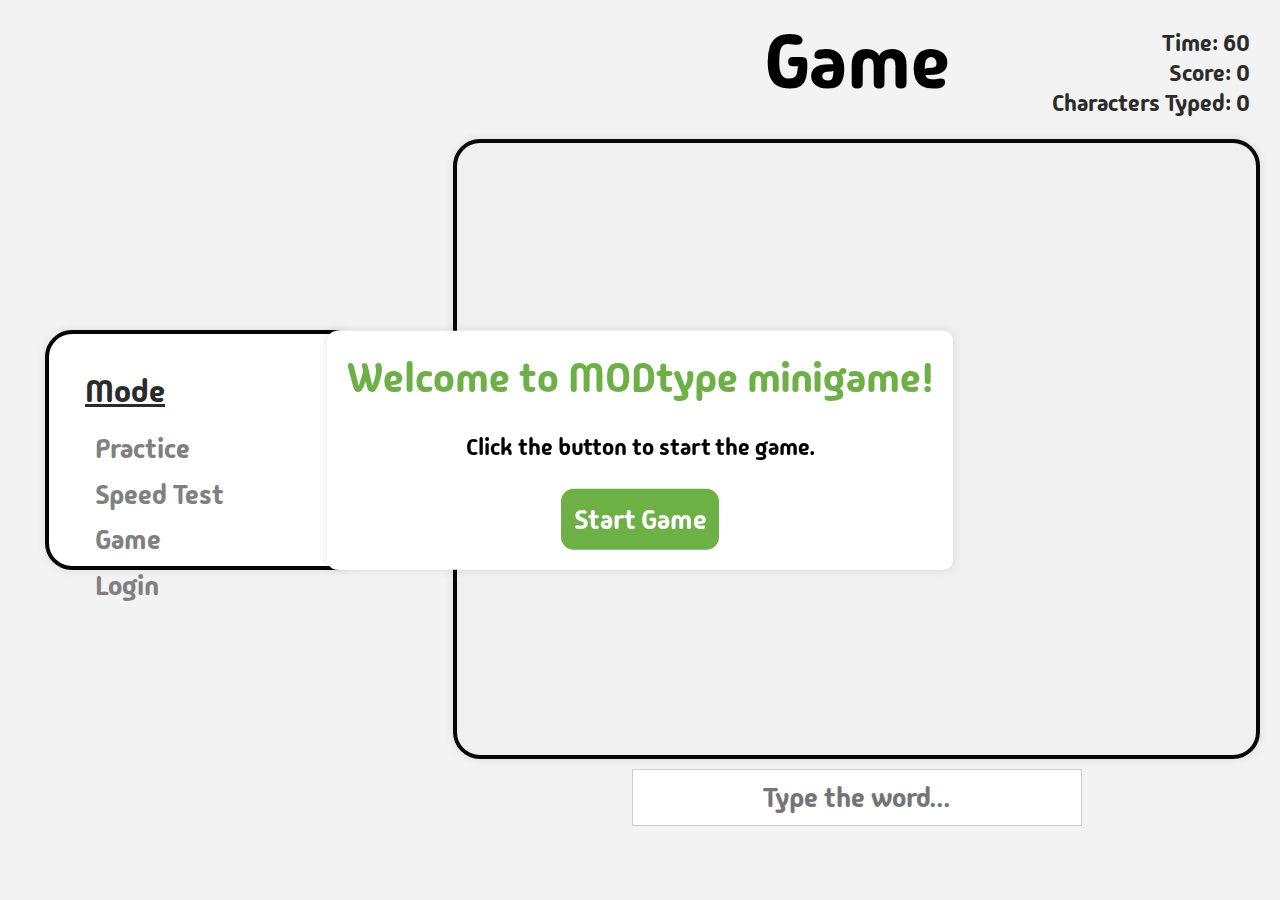
<file: minigame2.html>
<!DOCTYPE html>
<html lang="en">
<head>
    <meta charset="UTF-8">
    <meta name="viewport" content="width=device-width, initial-scale=1.0">
    <title>MODtype minigame</title>
    <link rel="stylesheet" href="stylegame2.css">
</head>
<body>
     <!--scoreboard section design------------------>
     <div class="scoreboard">
        <h3 class="underline">Mode</h3>
        <div class="mode">
          <div class="mode-item">
            <a href="play2.html">Practice</a>
        </div>
        <div class="mode-item">
            <a href="speed2.html">Speed Test</a>
        </div>
        <div class="mode-item">
            <a href="minigame2.html">Game</a>
        </div>
        <div class="mode-item">
          <a href="index.html">Login</a>
      </div>
        </div>
    </div>
      <!--END scoreboard section design-------------------->
 
    <div class="minigame">
        <div id="game-container">
            <!-- ชื่อ MODE -->
            <h1>Game</h1>
            <div class="count-box">        
                <div class="small-box">
                    <div id="timer">Time: 60</div>
                    <div id="score">Score: 0</div>
                    <div id="character-count">Characters Typed: 0</div>
                </div>
            </div>
            <div class="container">
                <!-- Added falling-words-container -->
                <div class="word-box">
                    <div id="falling-words-container"></div>
                </div>
                 <!-- Input box -->
                 <input type="text" id="input" placeholder="Type the word..." autofocus />
            </div>
        </div>
    
        <!-- Modal for Start -->
        <div id="start-modal" class="modal">
            <div class="modal-content">
                <h2>Welcome to MODtype minigame!</h2>
                <p>Click the button to start the game.</p>
                <button id="start-btn">Start Game</button>
            </div>
        </div>
        <!-- Modal for End -->
        <div id="end-modal" class="modal">
            <div class="modal-content">
                <h2>GAME OVER!</h2>
                <p id="end-message">Your score is 0.</p>
                <p id="total-characters">Total characters typed: 0</p> <!-- New paragraph for characters -->
                <p id="wpm">WPM: 0</p> <!-- New paragraph for WPM -->
                <button id="restart-btn">Close</button>
            </div>
        </div>
    
    </div>
    <script src="scriptgame2.js"></script>
    <script>
        // Function to show the start modal
        function showStartModal() {
            const startModal = document.getElementById('start-modal');
            const endModal = document.getElementById('end-modal');
            startModal.style.display = 'flex';
            endModal.style.display = 'none';
            centerModal(startModal);
        }
        // Function to show the end modal
        function showEndModal() {
            const startModal = document.getElementById('start-modal');
            const endModal = document.getElementById('end-modal');
            startModal.style.display = 'none';
            endModal.style.display = 'flex';
            centerModal(endModal);
        }
        // Function to center the modal
        function centerModal(modal) {
            modal.style.justifyContent = 'center';
            modal.style.alignItems = 'center';
        }
        // Function to start the game
        function startGame() {
            document.getElementById('start-modal').style.display = 'none';
            // Add your game start logic here
        }
        // Function to restart the game
        function restartGame() {
            document.getElementById('end-modal').style.display = 'none';
            showStartModal();
            // Add your game restart logic here
        }
        // Example usage: Show the start modal when the page loads
        window.onload = function() {
            showStartModal();
        };
    </script>
</body>
</html>
</file>
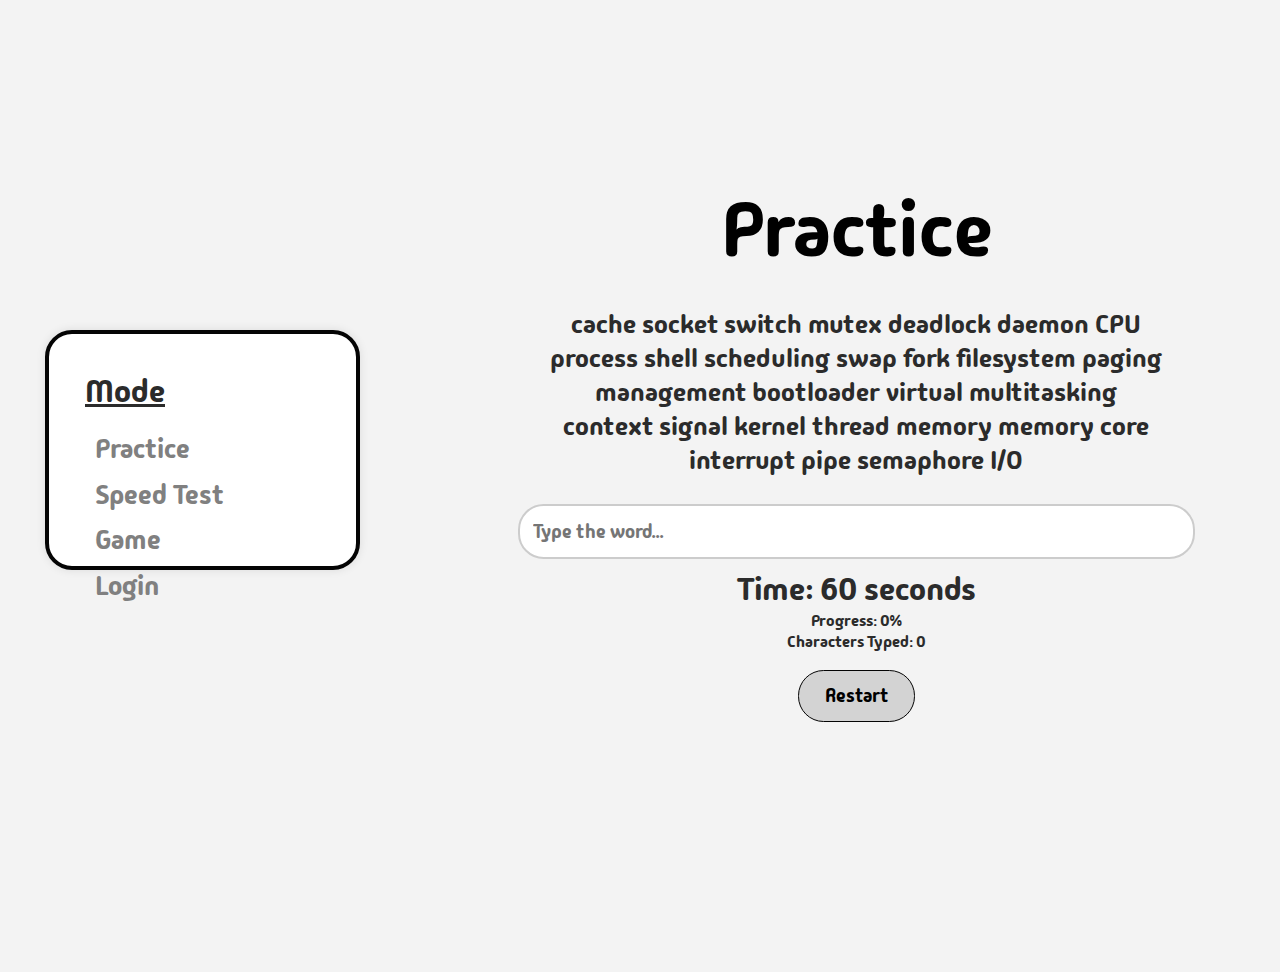
<file: play2.html>
<!DOCTYPE html>
<html lang="th">
<head>
    <meta charset="UTF-8">
    <meta name="viewport" content="width=device-width, initial-scale=1.0">
    <title>MODtype</title>
    <link rel="stylesheet" href="styleplay2.css">
    <link href="https://fonts.googleapis.com/css2?family=Roboto:wght@400;700&display=swap" rel="stylesheet">
    <style>
        body {
            font-family: 'Arial', sans-serif;
        }
    </style>
</head>
<body>
    
     <!--scoreboard section design------------------>
     <div class="scoreboard">
   
        <h3 class="underline">Mode</h3>
        <div class="mode">
          <div class="mode-item">
            <a href="play2.html">Practice</a>
        </div>
        <div class="mode-item">
            <a href="speed2.html">Speed Test</a>
        </div>
        <div class="mode-item">
            <a href="minigame2.html">Game</a>
        </div>
        <div class="mode-item">
          <a href="index.html">Login</a>
      </div>
        </div>
    </div>
      <!--END scoreboard section design-------------------->
    
    <div id="app">
        <!--<h1>MODtype</h1> -->
        <h1>Practice</h1> 
        <!-- เลือกเวลานับถอยหลัง -->
 
        
        <p id="text-to-type"></p>
        <input type="text" id="input-box" placeholder="Type the word..." autocomplete="off">
        <div id="timer">Time: 60 seconds</div> <!-- เวลาถอยหลังเริ่มต้นที่ 30 วินาที -->
        <div id="accuracy">Progress: 0%</div>
        <div id="character-count">Characters Typed: 0</div>
        <div id="status"></div> <!-- แสดงสถานะเมื่อพิมพ์เสร็จ -->
        <button onclick="startNewTest()">Restart</button>
        
        
    </div>
   
    <div id="popup" class="popup">
        <div class="popup-content">
            <h2 id="popup-status"></h2>
            <p id="popup-accuracy"></p>
            <p id="popup-time"></p>
            <p id="popup-typed"></p>
            <p id="popup-characters"></p>
            <p id="popup-wpm"></p>
            <button onclick="closePopup()">close</button>
        </div>
    </div>
    <script src="script2.js"></script>
</body>
</html>
</file>
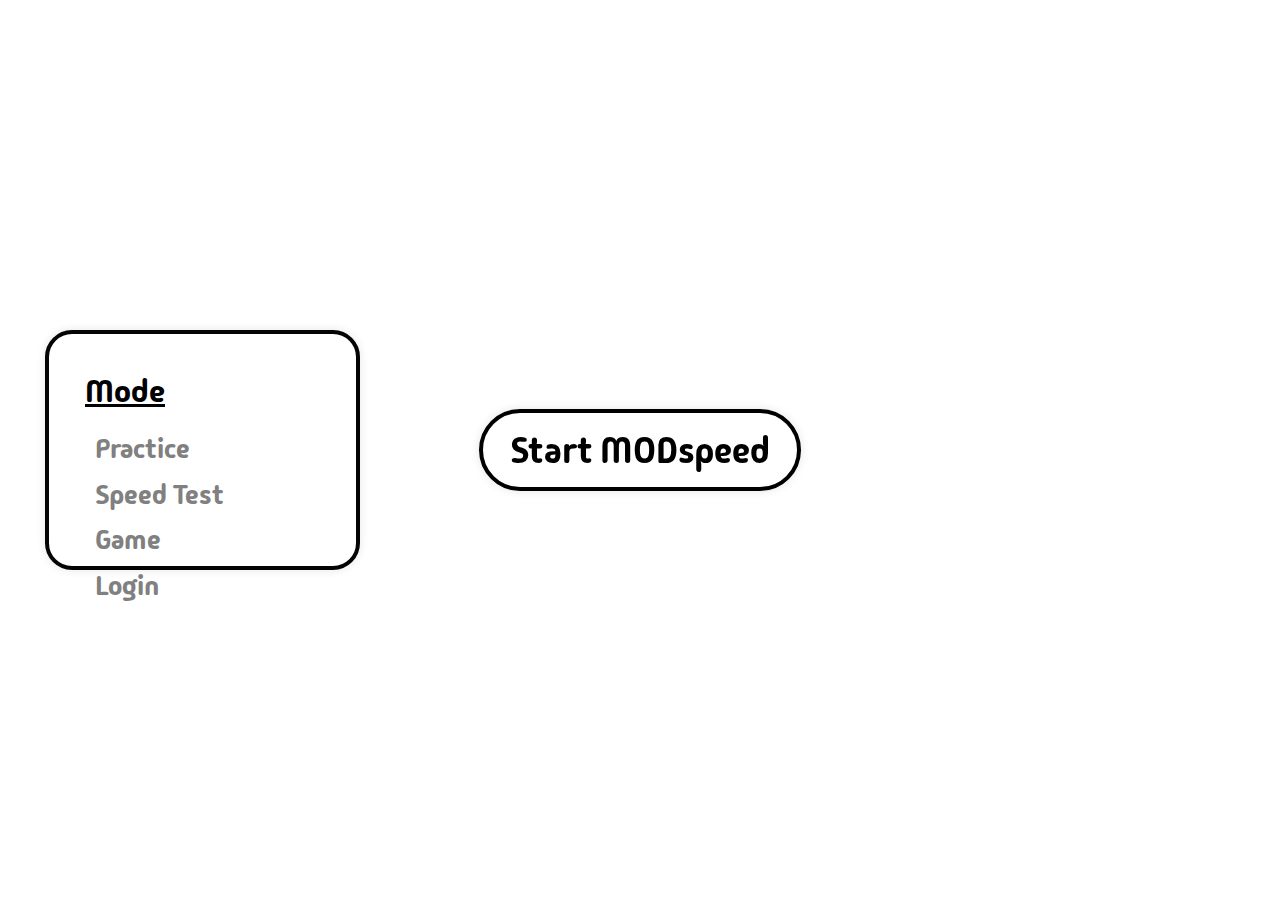
<file: speed2.html>
<!DOCTYPE html>
<html lang="en">
<head>
  <meta charset="UTF-8">
  <meta name="viewport" content="width=device-width, initial-scale=1.0">
  <title>Speed Test Game</title>
  <link rel="stylesheet" href="stylespeed2.css">
</head>
<body>
     <!--scoreboard section design------------------>
     <div class="scoreboard">
 
      <h3 class="underline">Mode</h3>
      <div class="mode">
        <div class="mode-item">
          <a href="play2.html">Practice</a>
      </div>
      <div class="mode-item">
          <a href="speed2.html">Speed Test</a>
      </div>
      <div class="mode-item">
          <a href="minigame2.html">Game</a>
      </div>
      <div class="mode-item">
        <a href="index.html">Login</a>
    </div>
      </div>
  </div>
    <!--END scoreboard section design-------------------->
  <div id="game">
    <!-- เก่า -->
    <!-- <button id="start-btn">Start MODspeed</button> -->
    <!-- Modal for Start -->
    <div id="start-modal" class="modal">
      <button id="start-btn" class="modal-content">
        <p class="one">Start MODspeed</p>
      </button>
    </div>
    <div id="score-time" class="hidden">
      <div class="small-box">
        <div id="time">Time: 60</div>
        <div id="score">Score: 0</div>
        <div id="character-count">Characters Typed: 0</div>
      </div>
    </div>
    <div class="container">
      <!-- ชื่อ MODE -->
      <h1 id="mode" class="hidden">MODspeed</h1>
      <div id="word-container" class="hidden">
        <span id="word"></span>
      </div>
  
      <input type="text" id="input" class="hidden" placeholder="Type the word" autocomplete="off">
    </div>
  </div>
  <div id="popup" class="hidden">
    <div class="modal-content">
      <h2>GAME OVER!</h2>
      <p>Your <span id="final-score"></span></p>
      <p><span id="final-characters"></span></p> <!-- Display Total Characters Typed -->
      <p><span id="final-wpm"></span></p> <!-- Added WPM display -->
      <button id="restart-btn">Restart</button>
    </div>
  </div>
  <script src="scriptspeed2.js"></script>
</body>
</html>
</file>
<file: stylegame2.css>
@import url('https://fonts.googleapis.com/css2?family=Madimi+One&display=swap');
* {
    margin: 0;
    padding: 0;
    box-sizing: border-box;
    text-decoration: none;
    border: none;
    outline: none;
    scroll-behavior: smooth;
    font-family: "Madimi One", sans-serif;
    font-weight: 400;
    font-style: normal;
}
html {
    font-size: 62.5%;
    overflow: hidden;
}
body {
    background-color: #f3f3f3;
    color: #2b2b2b; /* text color */
    display: flex; /* Use flexbox layout */
    justify-content: space-between; /* Center horizontally */
    align-items: center; /* Center vertically */
    text-align: center;
    gap: 1vh;
}
body {
    margin: 0;
    padding: 0;
    height: 100vh; /* เพื่อให้มีความสูงที่พอจะเลื่อน */
    overflow-y: scroll; /* สร้าง scroll bar */
}
h1 {
    font-size: 6vw; /* Set font size for h1 */
    color: black; /* Set text color for h1 */
    margin-bottom: 0vh; /* Add margin below h1 */
    position: absolute;
}
.minigame {
    margin: 0;
    padding: 0;
    box-sizing: border-box;
    text-decoration: none;
    border: none;
    outline: none;
    position: flex;
    flex: 1;  /* มีทำไมไม่รู้ แต่มีแล้วดีกว่า */
    justify-content: center; /* Center horizontally */
    align-items: center;
    width: 100%;
    padding-top: 0vh; /* 70% down from the top of the viewport */
    text-align: center;
}
#game-container {
    display: flex;
    width: 100%;
    flex-direction: column; /* Arrange children in a column */
    justify-items: flex-end; /* Align children to the bottom */
    align-items: center; /* Center children horizontally */
    height: 100vh; /* Full viewport height */
    box-sizing: border-box; /* Include padding and border in the element's total width and height */
    padding: 1rem; /* Add some padding */
    position: relative; /* Ensure the container is positioned relative for absolute positioning of falling words */
    overflow: hidden; /* Hide overflowing content */
}
.count-box {
    position: relative;
    display: flex;
    width: 100%;
    height: 10vh;
    border-radius: 3vh;
    justify-content: space-between;
    align-items: center;
    padding: 1rem;
    box-sizing: border-box;
    margin-bottom: 2rem;
}
.small-box {
    margin-top: 4vh;
    display: flex;
    justify-content: flex-end; /* Align items to the right */
    flex-wrap: wrap; /* Allow items to wrap to the next line */
    width: 100%; /* Full width */
    padding: 1rem; /* Add some padding */
    border-radius: 3vh; /* Add rounded corners */
    margin-bottom: 0rem; /* Add margin to separate from other elements */
    flex-direction: column;
    align-items: flex-end;
    font-size: 2.5vh;
}
/* Ensure the container uses Flexbox layout */
.container {
    margin-top: 1vh;
    display: flex;
    width: 100%;
    flex-direction: column; /* Arrange children in a column */
    justify-content: flex-end; /* Align children to the bottom */
    align-items: center; /* Center children horizontally */
    height: 100vh; /* Full viewport height */
    box-sizing: border-box; /* Include padding and border in the element's total width and height */
    padding: 1rem; /* Add some padding */
    position: relative; /* Ensure the container is positioned relative for absolute positioning of falling words */
    overflow: hidden; /* Hide overflowing content */
}
/* Style for .word-box */
.word-box {
    background-color: #f0f0f0;
    border: 0.5vh solid #080808;  /* border line color */
    box-sizing: border-box;
    box-shadow: 0 0 10px rgba(0, 0, 0, 0.1);
    width: 100%;
    height: 100%;
    border-radius: 3vh;
    margin-bottom: 1rem;
    overflow: hidden; /* Hide overflowing content */
}
/* Style for falling words container */
#falling-words-container {
    position: relative;
    width: 100%; /* Full width */
    height: 100%; /* Full height */
    overflow: hidden; /* Hide overflowing content */
}
/* Style for falling words */
.falling-word {
    position: absolute;
    font-size: 3vh;
    color: black; /* Text color */
    background-color: none; /* Background color */
    padding: 0.5rem; /* Add some padding */
    border-radius: 0.5rem; /* Add rounded corners */
}
.word {
    position: absolute;
    font-size: 3vh;
    font-weight: bold;
    color: #333;
    opacity: 1;
    width: 10vh; /* กำหนดขนาดของคำ */
    text-align: center;
    z-index: 500; /* คำจะอยู่เหนือทุกสิ่ง */
    transition: top 5s linear; /* Transition สำหรับคำที่ตก */
}
#input {
    padding: 1rem;
    font-size: 3vh;
    width: 80%;
    max-width: 50vh;
    display: flex;
    text-align: center;
    margin-bottom: 6vh;
    z-index: 1000; /* Ensure input is above falling words */
    box-sizing: border-box;
    background-color: white;
    border: 1px solid #ccc;
}
.word:hover {
    color: red;
}
/* Ensure the modal container covers the entire viewport */
.modal {
display: none; /* Hidden by default */
position: fixed; /* Fixed position to ensure it stays in place */
top: 50%; /* 50% from the top */
left: 50%; /* 50% from the left */
transform: translate(-50%, -50%); /* Adjust for exact center alignment */
width: 70%; /* Optional: to make the modal smaller */
max-width: 100vh; /* Optional: max width for large screens */
color: black; /* Text color */
padding: 20px;
border-radius: 10px; /* Optional: rounded corners */
z-index: 1000; /* Ensure it appears above other content */
text-align: center;
justify-content: center;
z-index: 1000;
}
#start-modal, #end-modal {
    display: none;
}
/* Style for .modal-content */
.modal-content {
    background-color: white;
    padding: 2rem;
    border-radius: 1rem;
    box-shadow: 0 0 10px rgba(0, 0, 0, 0.1);
    text-align: center;
    max-width: 90%; /* Optional: limit the width of the modal content */
    max-height: 90%; /* Optional: limit the height of the modal content */
    overflow: auto; /* Optional: add scroll if content overflows */
    align-items: center;
}
#start-modal h2 {
    color: #6db146;
    font-size: 4.5vh;
}
#end-modal h2 {
    color: #f44336;
    font-size: 4.5vh;
}
.modal-content p {
    font-size: 2.5vh;
    margin-top: 3vh;
}
#start-modal {
    display: none;
}
#end-modal {
    display: none;
}
#start-modal button {
    background-color: #6db146;
    border: none;
    padding: 1vw;
    margin-top: 3vh;
    color: white;
    cursor: pointer;
    border-radius: 1vw;
    transition: all 0.4s ease; /* Smooth transition for hover effects */
    font-size: 3vh;
}
#start-modal button:hover {
    background-color: #78d400; /* Change background color on hover */
    color: #ffffff; /* Change text color on hover */
    transform: translate(0px, -0.5vh);
}
#end-modal button {
    background-color: #f44336;
    border: none;
    padding: 1vw;
    margin-top: 3vh;
    color: white;
    cursor: pointer;
    border-radius: 1vw;
    transition: all 0.4s ease; /* Smooth transition for hover effects */
    font-size: 3vh;
}
#end-modal button:hover {
    background-color: #ca312f; /* Change background color on hover */
    color: #ffffff; /* Change text color on hover */
    transform: translate(0px, -0.5vh);
}
/*------------------Scoreboard-------------------------------------*/
.scoreboard {
    width: 35vh;
    padding: 4vh;
    margin: 4vh 5vw 4vh 5vh;
    background-color: white;
    border: 0.5vh solid #040404;  /* border line color*/
    box-shadow: 0 0 10px rgba(0, 0, 0, 0.1);
    position: relative;
    left: 0;
    top: 0;
    height: 90%;
    max-height: 24rem;
    box-sizing: border-box;
    border-radius: 3vh;
    z-index: 999; /* High z-index to ensure it's on top */
}
.scoreboard h2,
.scoreboard h3 {
    text-align: left;
    margin-bottom: 2vh;
}
.profile {
    display: flex;
    align-items: center;
    margin-bottom: 2vh;
}
.profile span {
    font-size: 4vh;
    font-weight: bold;
}
.metrics, .mode, .score-list {
    margin-bottom: 2vh;
}
.metrics div, .mode div, .score-list div {
    display: flex;
    justify-content: space-between;
    margin-bottom: 1vh;
    font-size: 1.7vh;
}
.score-list .score-item {
    background-color: hsl(0, 0%, 78%);
    border-radius: 3vh;
    border: 0.1vw solid #000000;
    padding: 0.8vh 3vh;
    text-align: center;
}
.mode-item a {
    display: block; /* Make the anchor tag a block element */
    text-decoration: none; /* Remove underline from links */
    color: inherit; /* Inherit color from parent element */
    padding: 0.1vh; /* Add some padding */
    border: 0vh solid #ffffff; /* Add a border */
    border-radius: 1vh; /* Add rounded corners */
    transition: all 0.4s ease; /* Smooth transition for hover effects */
}
.mode-item a:hover {
    background-color: #c0c0c0; /* Change background color on hover */
    color: #2b2b2b; /* Change text color on hover */
    transform: translate(0px, -0.5vh);
}
.mode .mode-item {
    font-size: 3vh;
    color: rgb(128, 128, 128);
    margin: 1vh;
}
.underline {
    text-decoration: underline;
    font-size: 3.5vh;
}
/*------------------END---Scoreboard-------------------------------------*/
</file>
<file: styleplay2.css>
@import url('https://fonts.googleapis.com/css2?family=Madimi+One&display=swap');
* {
    margin: 0;
    padding: 0;
    box-sizing: border-box;
    text-decoration: none;
    border: none;
    outline: none;
    scroll-behavior: smooth;
    font-family: "Madimi One", sans-serif;
    font-weight: 400;
    font-style: normal;
}
:root{
    --bg--color: #CB8A4E;
    --second-bg-color: #112e42;
    --text-color: #2b2b2b;
    --main-color: #112e42;
}
body {
    display: flex; /* Use flexbox layout */
    justify-content: space-between; /* Center horizontally */
    align-items: center; /* Center vertically */
    padding: 0;
    height: 100vh; /* Full viewport height */
    background-image: url(/codeExplore/modtype/play2.png);
    text-align: center;
    margin-bottom: 8vh;
    gap: 1vh;
    color: var(--text-color);
    background: var(--bg--color);
    overflow-y: scroll; /* สร้าง scroll bar */
    background-color: #f3f3f3;
}
html {
    overflow: hidden;
}
#app {
    position: flex;
    flex: 1;  /* มีทำไมไม่รู้ แต่มีแล้วดีกว่า */
    justify-content: center; /* Center horizontally */
    align-items: center;
    width: 100%;
    padding-top: 0vh; /* 70% down from the top of the viewport */
    text-align: center;
}
#app h1 {
    font-size: 6vw; /* Set font size for h1 */
    color: black; /* Set text color for h1 */
    margin-bottom: 3vh; /* Add margin below h1 */
}
#app label, select {
    font-size: 1.4vw;
    margin-bottom: 4vw;
}
#input-box {
    width: 80%;
    padding: 1vw;
    font-size: 1.5vw;
    margin-top: 3vh;
    border: .2vw solid #ccc;
    border-radius: 2vw;
}
#timer, #accuracy #status{
    margin-top: 1vh;
    font-size: 2.5vw;
}
button {
    border: 0.2vh solid #040404;  /* border line color*/
    background-color: #d3d3d3; /* Green background */
    color: rgb(0, 0, 0); /* White text */
    font-size: 1.5vw; /* Text size */
    padding: 1vw 2vw; /* Padding around the text */
    border-radius: 2vw; /* Rounded corners */
    cursor: pointer; /* Pointer cursor on hover */
    transition: all 0.4s ease; /* Smooth transition for hover effects */
    margin-top: 2vh; /* Space between button and other elements */
}
button:hover {
    background-color: #c0c0c0; /* Change background color on hover */
    color: #ffffff; /* Change text color on hover */
    transform: translate(0px, -0.5vh);
}
#popup {
    position: fixed;
    top: 0;
    left: 0;
    width: 100%;
    height: 100%;
    background-color: rgba(0, 0, 0, 0.5);
    display: none;
    justify-content: center;
    align-items: center;
    z-index: 1000000;  /* ให้อยู่เหนือทุกสิ่ง */
    font-size: 3vh;
}
.popup-content {
    background-color: white;
    padding: 2rem;
    padding-left: 7rem;
    padding-right: 7rem;
    border-radius: 1rem;
    box-shadow: 0 0 10px rgba(0, 0, 0, 0.1);
    text-align: center;
}
.popup-content h2 {
    margin-bottom: 2vw;
}
#popup-typed {
    display: none; /* ซ่อนองค์ประกอบ */
}
.popup-content button {
    background-color: #f44336;
    border: none;
    padding: 1vw;
    margin-top: 3vh;
    color: white;
    cursor: pointer;
    border-radius: 1vw;
}
.popup-content button:hover {
    background-color: #ca312f;
    transform: translate(0px, -0.5vh);
}
#popup-status {
    color: #6db146;
    font-size: 4.5vh;
    margin-bottom: 3vh;
}
#text-to-type {
    user-select: none; /* ปิดการเลือกข้อความ */
    -webkit-user-select: none; 
    -ms-user-select: none;
    -moz-user-select: none;
    width: 48vw;  /* กำหนดความกว้างสูงสุดของข้อความสุ่ม */
    font-size: 2vw; /* Text size */
    word-wrap: break-word;  /* ทำให้คำยาว ๆ ถูกตัดไปบรรทัดถัดไป */
    flex-wrap: wrap;  /* ข้อความจะจัดวางที่เกินจากบนลงล่าง */
    justify-self: center;  /* ทำให้ข้อความสุ่มอยู่ตรงกลาง */
} 
/*------------------Scoreboard-------------------------------------*/
.scoreboard {
    width: 35vh;
    padding: 4vh;
    margin: 4vh 5vw 4vh 5vh;
    background-color: white;
    border: 0.5vh solid #040404;  /* border line color*/
    box-shadow: 0 0 10px rgba(0, 0, 0, 0.1);
    position: relative;
    left: 0;
    top: 0;
    height: 90%;
    max-height: 15rem;
    box-sizing: border-box;
    border-radius: 3vh;
    z-index: 999; /* High z-index to ensure it's on top */
}
.scoreboard h2,
.scoreboard h3 {
    text-align: left;
    margin-bottom: 2vh;
}
.profile {
    display: flex;
    align-items: center;
    margin-bottom: 2vh;
}
.profile span {
    font-size: 4vh;
    font-weight: bold;
}
.metrics, .mode, .score-list {
    margin-bottom: 2vh;
}
.metrics div, .mode div, .score-list div {
    display: flex;
    justify-content: space-between;
    margin-bottom: 1vh;
    font-size: 1.7vh;
}
.score-list .score-item {
    background-color: hsl(0, 0%, 78%);
    border-radius: 3vh;
    border: 0.1vw solid #000000;
    padding: 0.8vh 3vh;
    text-align: center;
}
.mode-item a {
    display: block; /* Make the anchor tag a block element */
    text-decoration: none; /* Remove underline from links */
    color: inherit; /* Inherit color from parent element */
    padding: 0.1vh; /* Add some padding */
    border: 0vh solid #ffffff; /* Add a border */
    border-radius: 1vh; /* Add rounded corners */
    transition: all 0.4s ease; /* Smooth transition for hover effects */
}
.mode-item a:hover {
    background-color: #c0c0c0; /* Change background color on hover */
    color: #2b2b2b; /* Change text color on hover */
    transform: translate(0px, -0.5vh);
}
.mode .mode-item {
    font-size: 3vh;
    color: rgb(128, 128, 128);
    margin: 1vh;
}
.underline {
    text-decoration: underline;
    font-size: 3.5vh;
}
/*------------------END---Scoreboard-------------------------------------*/
</file>
<file: stylespeed2.css>
@import url('https://fonts.googleapis.com/css2?family=Madimi+One&display=swap');
* {
  margin: 0;
  padding: 0;
  box-sizing: border-box;
  font-family: "Madimi One", sans-serif;
  font-weight: 400;
  font-style: normal;
}
body {
  font-family: Arial, sans-serif;
  height: 100vh;
  background-color: white;
  display: flex; /* Use flexbox layout */
  justify-content: space-between; /* Center horizontally */
  align-items: center; /* Center vertically */
  text-align: center;
  gap: 1vh;
}
#game {
  margin: 0;
  padding: 0;
  box-sizing: border-box;
  text-decoration: none;
  border: none;
  outline: none;
  position: flex;
  flex: 1;  /* มีทำไมไม่รู้ แต่มีแล้วดีกว่า */
  justify-content: center; /* Center horizontally */
  align-items: center;
  width: 50%;
  padding-top: 0vh; /* 70% down from the top of the viewport */
  text-align: center;
}
.modal {
  position: fixed; /* Fixed position to ensure it stays in place */
  top: 50%; /* 50% from the top */
  left: 50%; /* 50% from the left */
  transform: translate(-50%, -50%); /* Adjust for exact center alignment */
  width: 70%; /* Optional: to make the modal smaller */
  max-width: 100vh; /* Optional: max width for large screens */
  padding: 20px;
  border-radius: 10px; /* Optional: rounded corners */
  z-index: 1000; /* Ensure it appears above other content */
  text-align: center;
  justify-content: center;
  z-index: 1000;
}
#start-btn {
  margin: 2vh 0; /* Add vertical spacing between buttons */
  padding: 1.5vh 3vh; /* Add padding for better appearance */
  border: 0.5vh solid  #000; /* Add a border for visual separation */
  border-radius: 5vh; /* Add rounded corners */
  text-decoration: none; /* Remove underline from links */
  color: #000; /* Set text color */
  font-size: 4vh; /* ขนาดเริ่มต้นของปุ่ม */
}
#start-btn :hover{
  font-size: 5vh; /* ขนาดเริ่มต้นของปุ่ม */
  color: #ffffff; /* Set text color */
  transition: 0.7s;
  border: none;
}
#score-time {
  position: absolute;
  top: 2vh;
  right: 1vh;
}
.small-box {
  margin-top: 4vh;
  display: flex;
  justify-content: flex-end; /* Align items to the right */
  flex-wrap: wrap; /* Allow items to wrap to the next line */
  width: 100%; /* Full width */
  padding: 1rem; /* Add some padding */
  border-radius: 3vh; /* Add rounded corners */
  margin-bottom: 0rem; /* Add margin to separate from other elements */
  flex-direction: column;
  align-items: flex-end;
  font-size: 2.5vh;
}
.container {
  margin-top: 1vh;
  display: flex;
  width: 100%;
  flex-direction: column; /* Arrange children in a column */
  justify-content: center;
  align-items: center; /* Center children horizontally */
  height: 100vh; /* Full viewport height */
  box-sizing: border-box; /* Include padding and border in the element's total width and height */
  padding: 1rem; /* Add some padding */
  position: relative; /* Ensure the container is positioned relative for absolute positioning of falling words */
  overflow: hidden; /* Hide overflowing content */
}
h1 {
  font-size: 7vw; /* Set font size for h1 */
  color: black; /* Set text color for h1 */
  margin-bottom: 0vh; /* Add margin below h1 */
  position: absolute;
  margin-bottom: 30vh;
}
/* อันเก่า */
#word-container {
  width: 200vh; /* ปรับความกว้างของกรอบที่คำวิ่ง */
  max-width: 600vw; /* ความกว้างสูงสุด */
  height: 15vh;
  margin-top: 30vh;
  font-size: 6vh;
  font-weight: bold;
  position: relative;
  white-space: nowrap;
  overflow: hidden;
  border: 0.7vh solid black; /* เพิ่มเส้นกรอบสีขาว */
  border-radius: 4vh; /* เพิ่มมุมโค้งให้กรอบ */
}
#word-container {
  background-color: #f0f0f0;
  border: 0.5vh solid #080808;  /* border line color */
  box-sizing: border-box;
  box-shadow: 0 0 10px rgba(0, 0, 0, 0.1);
  width: 100vh;
  height: 10vh;
  border-radius: 3vh;
  margin-bottom: 1rem;
  overflow: hidden; /* Hide overflowing content */
  /* display: flex; ห้ามนะเว้ยยย */
}
#word {
  position: absolute;
  top: 50%;
  transform: translateY(-50%);
}
#input {
  padding: 1.2vh;
  font-size: 3vh;
  width: 80%;
  max-width: 50vh;
  text-align: center;
  margin-bottom: 6vh;
  z-index: 1000; /* Ensure input is above falling words */
  box-sizing: border-box;
  background-color: white;
  border: 1px solid #ccc;
}
#popup {
  display: none; /* Hidden by default */
  position: fixed; /* Fixed position to ensure it stays in place */
  top: 50%; /* 50% from the top */
  left: 50%; /* 50% from the left */
  transform: translate(-50%, -50%); /* Adjust for exact center alignment */
  width: 70%; /* Optional: to make the modal smaller */
  max-width: 100vh; /* Optional: max width for large screens */
  color: black; /* Text color */
  padding: 20px;
  border-radius: 10px; /* Optional: rounded corners */
  z-index: 1000; /* Ensure it appears above other content */
  text-align: center;
  justify-content: center;
  z-index: 1000;
}
.modal-content {
    background-color: white;
    padding: 2rem;
    border-radius: 1rem;
    box-shadow: 0 0 10px rgba(0, 0, 0, 0.1);
    text-align: center;
    max-width: 90%; /* Optional: limit the width of the modal content */
    max-height: 90%; /* Optional: limit the height of the modal content */
    overflow: auto; /* Optional: add scroll if content overflows */
    align-items: center;
}
h2 {
  color: #f44336;
  font-size: 4.5vh;
  margin-bottom: 3vh;
}
p .one {
  font-size: 2.5vh;
  margin-bottom: 3vh;
}
#popup button {
  background-color: #f44336;
  border: none;
  padding: 1vw;
  margin-top: 3vh;
  color: white;
  cursor: pointer;
  border-radius: 1vw;
  transition: all 0.4s ease; /* Smooth transition for hover effects */
  font-size: 3vh;
}
#popup button:hover {
  background-color: #ca312f; /* Change background color on hover */
  color: #ffffff; /* Change text color on hover */
  transform: translate(0px, -0.5vh);
}
.hidden {
  display: none;
}
button {
  margin: 2vh 0; /* Add vertical spacing between buttons */
  padding: 1.5vh 3vh; /* Add padding for better appearance */
  border: 0.5vh solid  #000; /* Add a border for visual separation */
  border-radius: 5vh; /* Add rounded corners */
  text-decoration: none; /* Remove underline from links */
  color: #000; /* Set text color */
  font-size: 4vh; /* ขนาดเริ่มต้นของปุ่ม */
}
button:hover {
  font-size: 5vh; /* ขนาดของปุ่มเมื่อเม้าส์ชี้ */
  background-color: #78d400;
  color: #fff;
  border: #78d400;
  transition: 0.7s;
  
  transform: translate(0px, -10px);
}
/*------------------Scoreboard-------------------------------------*/
.scoreboard {
  width: 35vh;
  padding: 4vh;
  margin: 4vh 5vw 4vh 5vh;
  background-color: white;
  border: 0.5vh solid #040404;  /* border line color*/
  box-shadow: 0 0 10px rgba(0, 0, 0, 0.1);
  position: relative;
  left: 0;
  top: 0;
  height: 90%;
  max-height: 15rem;
  box-sizing: border-box;
  border-radius: 3vh;
  z-index: 999; /* High z-index to ensure it's on top */
}
.scoreboard h2,
.scoreboard h3 {
  text-align: left;
  margin-bottom: 2vh;
}
.profile {
  display: flex;
  align-items: center;
  margin-bottom: 2vh;
}
.profile span {
  font-size: 4vh;
  font-weight: bold;
}
.metrics, .mode, .score-list {
  margin-bottom: 2vh;
}
.metrics div, .mode div, .score-list div {
  display: flex;
  justify-content: space-between;
  margin-bottom: 1vh;
  font-size: 1.7vh;
}
.score-list .score-item {
  background-color: hsl(0, 0%, 78%);
  border-radius: 3vh;
  border: 0.1vw solid #000000;
  padding: 0.8vh 3vh;
  text-align: center;
}
.mode-item a {
  display: block; /* Make the anchor tag a block element */
  text-decoration: none; /* Remove underline from links */
  color: inherit; /* Inherit color from parent element */
  padding: 0.1vh; /* Add some padding */
  border: 0vh solid #ffffff; /* Add a border */
  border-radius: 1vh; /* Add rounded corners */
  transition: all 0.4s ease; /* Smooth transition for hover effects */
}
.mode-item a:hover {
  background-color: #c0c0c0; /* Change background color on hover */
  color: #2b2b2b; /* Change text color on hover */
  transform: translate(0px, -0.5vh);
}
.mode .mode-item {
  font-size: 3vh;
  color: rgb(128, 128, 128);
  margin: 1vh;
}
.underline {
  text-decoration: underline;
  font-size: 3.5vh;
}
/*------------------END---Scoreboard-------------------------------------*/
</file>
